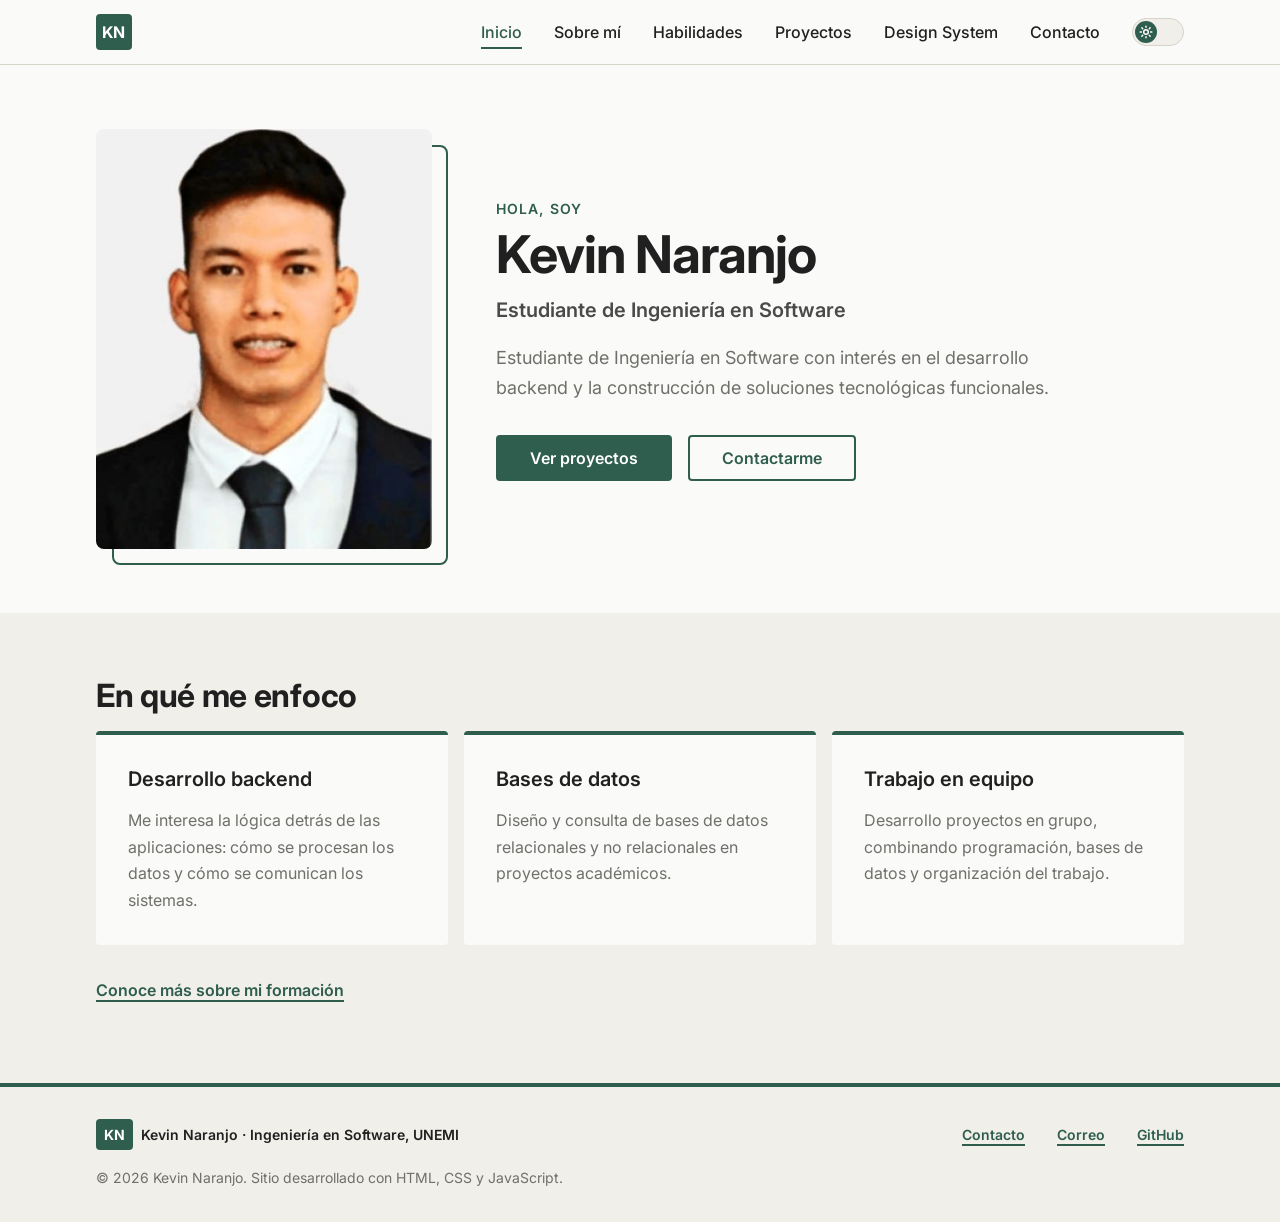
<file: index.html>
<!DOCTYPE html>
<html lang="es">
<head>
  <meta charset="UTF-8">
  <meta name="viewport" content="width=device-width, initial-scale=1">
  <title>Kevin Naranjo | Estudiante de Ingeniería en Software</title>
  <meta name="description" content="Portafolio de Kevin Naranjo, estudiante de Ingeniería en Software en la UNEMI con interés en el desarrollo backend y la construcción de soluciones tecnológicas funcionales.">
  <meta name="author" content="Kevin Naranjo">
  <meta property="og:title" content="Kevin Naranjo | Estudiante de Ingeniería en Software">
  <meta property="og:description" content="Portafolio personal: perfil, habilidades técnicas y proyectos académicos de Kevin Naranjo.">
  <meta property="og:image" content="https://kevinnaran07-sudo.github.io/portafolioWeb/img/og-image.png">
  <meta property="og:type" content="website">
  <meta property="og:locale" content="es_EC">
  <link rel="icon" href="img/favicon.svg" type="image/svg+xml">
  <link rel="preconnect" href="https://fonts.googleapis.com">
  <link rel="preconnect" href="https://fonts.gstatic.com" crossorigin>
  <link rel="stylesheet" href="https://fonts.googleapis.com/css2?family=Inter:wght@400;500;600;700&display=swap">
  <link rel="stylesheet" href="css/variables.css">
  <link rel="stylesheet" href="css/style.css">
  <script src="js/theme-init.js"></script>
  <script src="js/main.js" defer></script>
</head>
<body>
  <a class="skip-link" href="#contenido">Saltar al contenido principal</a>

  <header class="site-header">
    <nav class="navbar container" aria-label="Navegación principal">
      <button class="nav-toggle" type="button" aria-expanded="false" aria-controls="nav-drawer" aria-label="Abrir menú de navegación">
        <span class="nav-toggle__bar"></span>
        <span class="nav-toggle__bar"></span>
        <span class="nav-toggle__bar"></span>
      </button>
      <a class="navbar__logo" href="index.html" aria-label="Kevin Naranjo, ir al inicio">KN</a>
      <ul class="navbar__links" id="nav-drawer">
        <li><a class="nav-link" href="index.html" aria-current="page">Inicio</a></li>
        <li><a class="nav-link" href="sobre-mi.html">Sobre mí</a></li>
        <li><a class="nav-link" href="skills.html">Habilidades</a></li>
        <li><a class="nav-link" href="proyectos.html">Proyectos</a></li>
        <li><a class="nav-link" href="design-system.html">Design System</a></li>
        <li><a class="nav-link" href="contacto.html">Contacto</a></li>
      </ul>
      <button class="theme-switch" type="button" role="switch" aria-checked="false" aria-label="Modo oscuro">
        <span class="theme-switch__track">
          <span class="theme-switch__thumb">
            <svg class="theme-switch__icon theme-switch__icon--sun" viewBox="0 0 24 24" aria-hidden="true" focusable="false"><circle cx="12" cy="12" r="4"/><path d="M12 2v2M12 20v2M4.9 4.9l1.4 1.4M17.7 17.7l1.4 1.4M2 12h2M20 12h2M4.9 19.1l1.4-1.4M17.7 6.3l1.4-1.4"/></svg>
            <svg class="theme-switch__icon theme-switch__icon--moon" viewBox="0 0 24 24" aria-hidden="true" focusable="false"><path d="M21 12.8A9 9 0 1 1 11.2 3a7 7 0 0 0 9.8 9.8z"/></svg>
          </span>
        </span>
      </button>
    </nav>
  </header>
  <div class="nav-overlay" hidden></div>

  <main id="contenido">
    <section class="hero container" aria-labelledby="hero-titulo">
      <figure class="hero__photo">
        <img src="img/perfil.jpg" alt="Fotografía de perfil de Kevin Naranjo con traje oscuro, camisa blanca y corbata" width="413" height="516">
        <figcaption class="visually-hidden">Kevin Naranjo, estudiante de Ingeniería en Software en la UNEMI</figcaption>
      </figure>
      <div class="hero__content">
        <p class="hero__eyebrow">Hola, soy</p>
        <h1 id="hero-titulo">Kevin Naranjo</h1>
        <p class="hero__role">Estudiante de Ingeniería en Software</p>
        <p class="hero__text">
          Estudiante de Ingeniería en Software con interés en el desarrollo backend
          y la construcción de soluciones tecnológicas funcionales.
        </p>
        <div class="button-group">
          <a class="btn btn--primary" href="proyectos.html">Ver proyectos</a>
          <a class="btn btn--secondary" href="contacto.html">Contactarme</a>
        </div>
      </div>
    </section>

    <section class="section section--surface" aria-labelledby="enfoque-titulo">
      <div class="container">
        <h2 id="enfoque-titulo">En qué me enfoco</h2>
        <ul class="focus-list">
          <li class="focus-item">
            <h3>Desarrollo backend</h3>
            <p>Me interesa la lógica detrás de las aplicaciones: cómo se procesan los datos y cómo se comunican los sistemas.</p>
          </li>
          <li class="focus-item">
            <h3>Bases de datos</h3>
            <p>Diseño y consulta de bases de datos relacionales y no relacionales en proyectos académicos.</p>
          </li>
          <li class="focus-item">
            <h3>Trabajo en equipo</h3>
            <p>Desarrollo proyectos en grupo, combinando programación, bases de datos y organización del trabajo.</p>
          </li>
        </ul>
        <p class="section__more">
          <a class="text-link" href="sobre-mi.html">Conoce más sobre mi formación</a>
        </p>
      </div>
    </section>
  </main>

  <footer class="site-footer">
    <div class="container site-footer__inner">
      <p class="site-footer__brand"><span class="site-footer__logo">KN</span> Kevin Naranjo · Ingeniería en Software, UNEMI</p>
      <ul class="site-footer__links">
        <li><a class="text-link" href="contacto.html">Contacto</a></li>
        <li><a class="text-link" href="mailto:kevinnaran07@gmail.com">Correo</a></li>
        <li><a class="text-link" href="https://github.com/kevinnaran07-sudo" target="_blank" rel="noopener">GitHub</a></li>
      </ul>
      <p class="site-footer__copy">© 2026 Kevin Naranjo. Sitio desarrollado con HTML, CSS y JavaScript.</p>
    </div>
  </footer>
</body>
</html>
</file>
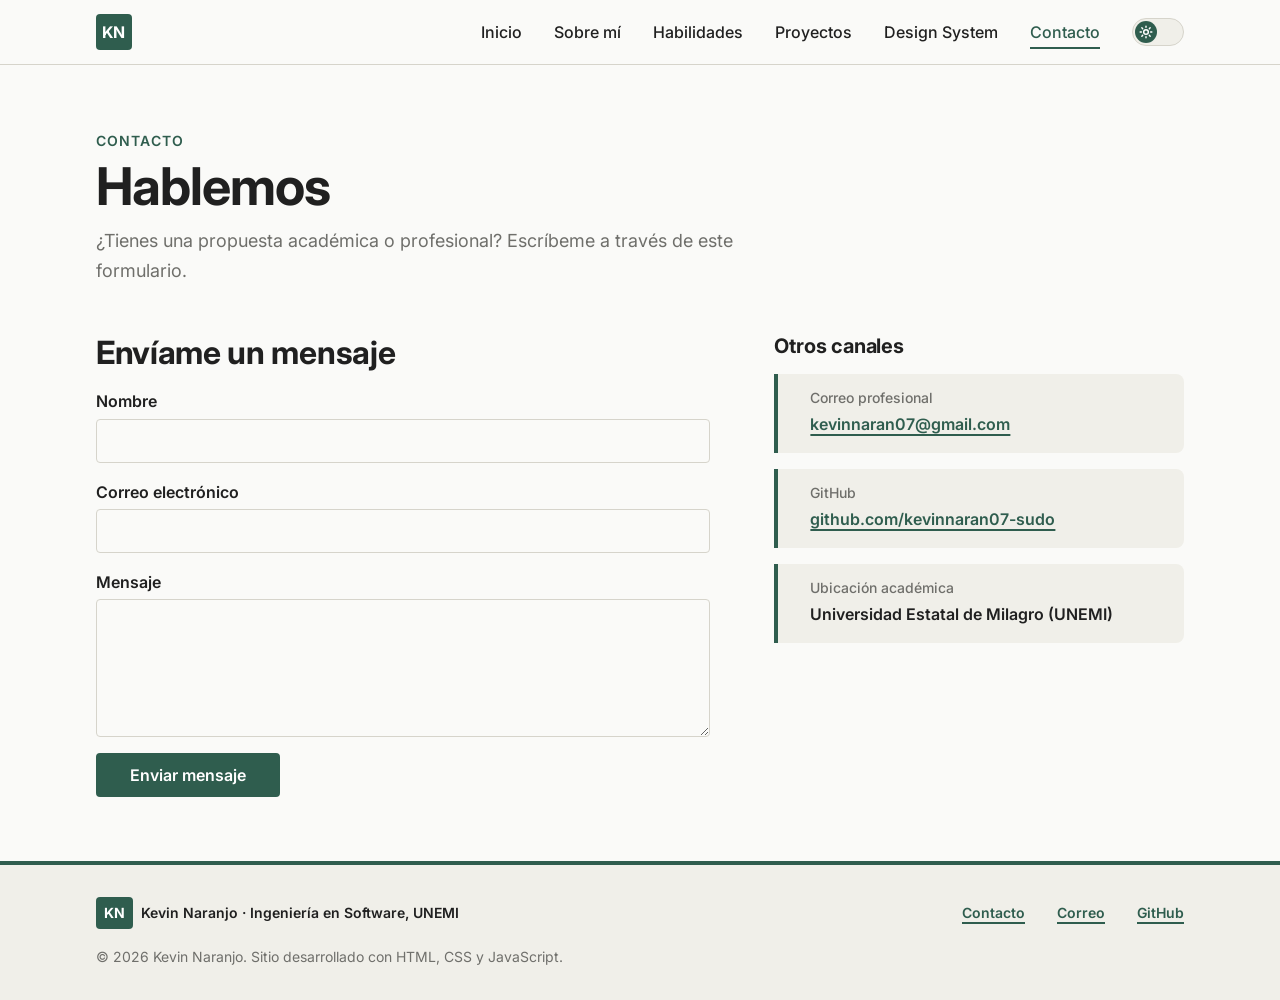
<file: contacto.html>
<!DOCTYPE html>
<html lang="es">
<head>
  <meta charset="UTF-8">
  <meta name="viewport" content="width=device-width, initial-scale=1">
  <title>Contacto | Kevin Naranjo</title>
  <meta name="description" content="Formulario de contacto para comunicarte con Kevin Naranjo, estudiante de Ingeniería en Software en la UNEMI.">
  <meta name="author" content="Kevin Naranjo">
  <meta property="og:title" content="Contacto | Kevin Naranjo">
  <meta property="og:description" content="Formulario de contacto para comunicarte con Kevin Naranjo, estudiante de Ingeniería en Software en la UNEMI.">
  <meta property="og:image" content="https://kevinnaran07-sudo.github.io/portafolioWeb/img/og-image.png">
  <meta property="og:type" content="website">
  <meta property="og:locale" content="es_EC">
  <link rel="icon" href="img/favicon.svg" type="image/svg+xml">
  <link rel="preconnect" href="https://fonts.googleapis.com">
  <link rel="preconnect" href="https://fonts.gstatic.com" crossorigin>
  <link rel="stylesheet" href="https://fonts.googleapis.com/css2?family=Inter:wght@400;500;600;700&display=swap">
  <link rel="stylesheet" href="css/variables.css">
  <link rel="stylesheet" href="css/style.css">
  <script src="js/theme-init.js"></script>
  <script src="js/main.js" defer></script>
</head>
<body>
  <a class="skip-link" href="#contenido">Saltar al contenido principal</a>

  <header class="site-header">
    <nav class="navbar container" aria-label="Navegación principal">
      <button class="nav-toggle" type="button" aria-expanded="false" aria-controls="nav-drawer" aria-label="Abrir menú de navegación">
        <span class="nav-toggle__bar"></span>
        <span class="nav-toggle__bar"></span>
        <span class="nav-toggle__bar"></span>
      </button>
      <a class="navbar__logo" href="index.html" aria-label="Kevin Naranjo, ir al inicio">KN</a>
      <ul class="navbar__links" id="nav-drawer">
        <li><a class="nav-link" href="index.html">Inicio</a></li>
        <li><a class="nav-link" href="sobre-mi.html">Sobre mí</a></li>
        <li><a class="nav-link" href="skills.html">Habilidades</a></li>
        <li><a class="nav-link" href="proyectos.html">Proyectos</a></li>
        <li><a class="nav-link" href="design-system.html">Design System</a></li>
        <li><a class="nav-link" href="contacto.html" aria-current="page">Contacto</a></li>
      </ul>
      <button class="theme-switch" type="button" role="switch" aria-checked="false" aria-label="Modo oscuro">
        <span class="theme-switch__track">
          <span class="theme-switch__thumb">
            <svg class="theme-switch__icon theme-switch__icon--sun" viewBox="0 0 24 24" aria-hidden="true" focusable="false"><circle cx="12" cy="12" r="4"/><path d="M12 2v2M12 20v2M4.9 4.9l1.4 1.4M17.7 17.7l1.4 1.4M2 12h2M20 12h2M4.9 19.1l1.4-1.4M17.7 6.3l1.4-1.4"/></svg>
            <svg class="theme-switch__icon theme-switch__icon--moon" viewBox="0 0 24 24" aria-hidden="true" focusable="false"><path d="M21 12.8A9 9 0 1 1 11.2 3a7 7 0 0 0 9.8 9.8z"/></svg>
          </span>
        </span>
      </button>
    </nav>
  </header>
  <div class="nav-overlay" hidden></div>

  <main id="contenido">
    <header class="page-header container">
      <p class="page-header__eyebrow">Contacto</p>
      <h1>Hablemos</h1>
      <p class="page-header__lead">¿Tienes una propuesta académica o profesional? Escríbeme a través de este formulario.</p>
    </header>

    <div class="container contact">
      <section class="contact__form-wrap" aria-labelledby="form-titulo">
        <h2 id="form-titulo">Envíame un mensaje</h2>
        <form class="contact-form" id="contact-form" novalidate>
          <div class="form-field">
            <label for="nombre">Nombre</label>
            <input class="input" type="text" id="nombre" name="nombre" autocomplete="name" required minlength="3" aria-describedby="nombre-error">
            <p class="field-error" id="nombre-error"></p>
          </div>
          <div class="form-field">
            <label for="correo">Correo electrónico</label>
            <input class="input" type="email" id="correo" name="correo" autocomplete="email" required aria-describedby="correo-error">
            <p class="field-error" id="correo-error"></p>
          </div>
          <div class="form-field">
            <label for="mensaje">Mensaje</label>
            <textarea class="input input--textarea" id="mensaje" name="mensaje" rows="6" required minlength="10" aria-describedby="mensaje-error"></textarea>
            <p class="field-error" id="mensaje-error"></p>
          </div>
          <button class="btn btn--primary" type="submit">Enviar mensaje</button>
          <p class="form-status" id="form-status" role="status" aria-live="polite"></p>
        </form>
      </section>

      <aside class="contact__aside" aria-labelledby="canales-titulo">
        <h2 id="canales-titulo">Otros canales</h2>
        <ul class="contact-list">
          <li class="contact-list__item">
            <h3 class="contact-list__label">Correo profesional</h3>
            <p class="contact-list__value"><a class="text-link" href="mailto:kevinnaran07@gmail.com">kevinnaran07@gmail.com</a></p>
          </li>
          <li class="contact-list__item">
            <h3 class="contact-list__label">GitHub</h3>
            <p class="contact-list__value"><a class="text-link" href="https://github.com/kevinnaran07-sudo" target="_blank" rel="noopener">github.com/kevinnaran07-sudo</a></p>
          </li>
          <li class="contact-list__item">
            <h3 class="contact-list__label">Ubicación académica</h3>
            <p class="contact-list__value">Universidad Estatal de Milagro (UNEMI)</p>
          </li>
        </ul>
      </aside>
    </div>
  </main>

  <footer class="site-footer">
    <div class="container site-footer__inner">
      <p class="site-footer__brand"><span class="site-footer__logo">KN</span> Kevin Naranjo · Ingeniería en Software, UNEMI</p>
      <ul class="site-footer__links">
        <li><a class="text-link" href="contacto.html">Contacto</a></li>
        <li><a class="text-link" href="mailto:kevinnaran07@gmail.com">Correo</a></li>
        <li><a class="text-link" href="https://github.com/kevinnaran07-sudo" target="_blank" rel="noopener">GitHub</a></li>
      </ul>
      <p class="site-footer__copy">© 2026 Kevin Naranjo. Sitio desarrollado con HTML, CSS y JavaScript.</p>
    </div>
  </footer>
</body>
</html>
</file>
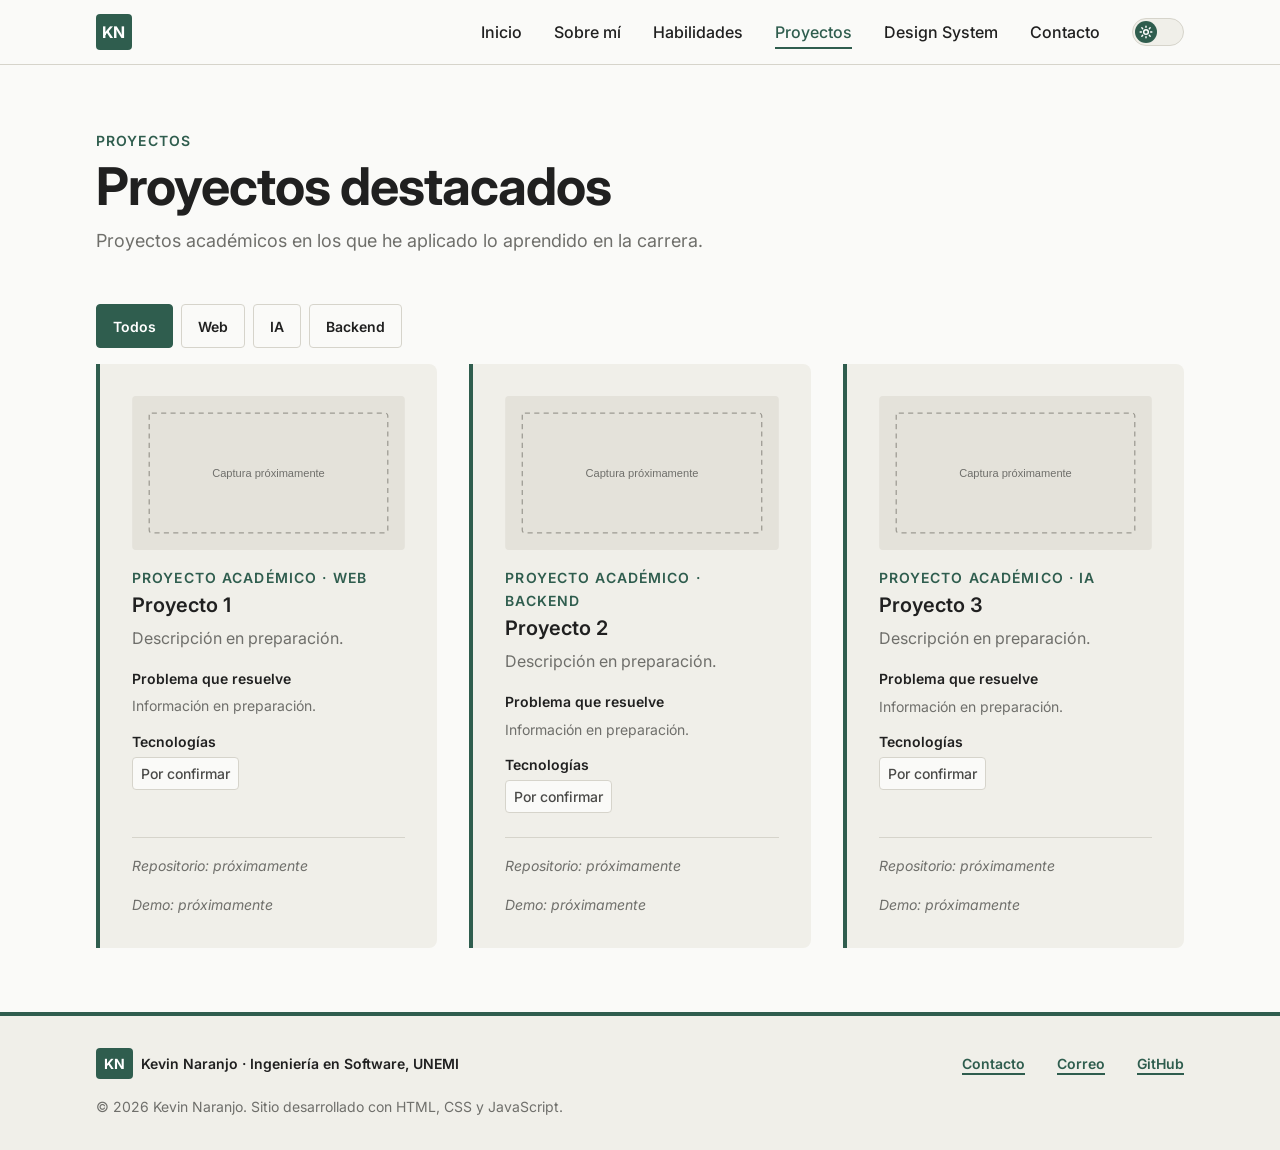
<file: proyectos.html>
<!DOCTYPE html>
<html lang="es">
<head>
  <meta charset="UTF-8">
  <meta name="viewport" content="width=device-width, initial-scale=1">
  <title>Proyectos destacados | Kevin Naranjo</title>
  <meta name="description" content="Proyectos académicos de Kevin Naranjo, estudiante de Ingeniería en Software, con filtro por categoría: web, IA y backend.">
  <meta name="author" content="Kevin Naranjo">
  <meta property="og:title" content="Proyectos destacados | Kevin Naranjo">
  <meta property="og:description" content="Proyectos académicos de Kevin Naranjo, estudiante de Ingeniería en Software, con filtro por categoría: web, IA y backend.">
  <meta property="og:image" content="https://kevinnaran07-sudo.github.io/portafolioWeb/img/og-image.png">
  <meta property="og:type" content="website">
  <meta property="og:locale" content="es_EC">
  <link rel="icon" href="img/favicon.svg" type="image/svg+xml">
  <link rel="preconnect" href="https://fonts.googleapis.com">
  <link rel="preconnect" href="https://fonts.gstatic.com" crossorigin>
  <link rel="stylesheet" href="https://fonts.googleapis.com/css2?family=Inter:wght@400;500;600;700&display=swap">
  <link rel="stylesheet" href="css/variables.css">
  <link rel="stylesheet" href="css/style.css">
  <script src="js/theme-init.js"></script>
  <script src="js/main.js" defer></script>
</head>
<body>
  <a class="skip-link" href="#contenido">Saltar al contenido principal</a>

  <header class="site-header">
    <nav class="navbar container" aria-label="Navegación principal">
      <button class="nav-toggle" type="button" aria-expanded="false" aria-controls="nav-drawer" aria-label="Abrir menú de navegación">
        <span class="nav-toggle__bar"></span>
        <span class="nav-toggle__bar"></span>
        <span class="nav-toggle__bar"></span>
      </button>
      <a class="navbar__logo" href="index.html" aria-label="Kevin Naranjo, ir al inicio">KN</a>
      <ul class="navbar__links" id="nav-drawer">
        <li><a class="nav-link" href="index.html">Inicio</a></li>
        <li><a class="nav-link" href="sobre-mi.html">Sobre mí</a></li>
        <li><a class="nav-link" href="skills.html">Habilidades</a></li>
        <li><a class="nav-link" href="proyectos.html" aria-current="page">Proyectos</a></li>
        <li><a class="nav-link" href="design-system.html">Design System</a></li>
        <li><a class="nav-link" href="contacto.html">Contacto</a></li>
      </ul>
      <button class="theme-switch" type="button" role="switch" aria-checked="false" aria-label="Modo oscuro">
        <span class="theme-switch__track">
          <span class="theme-switch__thumb">
            <svg class="theme-switch__icon theme-switch__icon--sun" viewBox="0 0 24 24" aria-hidden="true" focusable="false"><circle cx="12" cy="12" r="4"/><path d="M12 2v2M12 20v2M4.9 4.9l1.4 1.4M17.7 17.7l1.4 1.4M2 12h2M20 12h2M4.9 19.1l1.4-1.4M17.7 6.3l1.4-1.4"/></svg>
            <svg class="theme-switch__icon theme-switch__icon--moon" viewBox="0 0 24 24" aria-hidden="true" focusable="false"><path d="M21 12.8A9 9 0 1 1 11.2 3a7 7 0 0 0 9.8 9.8z"/></svg>
          </span>
        </span>
      </button>
    </nav>
  </header>
  <div class="nav-overlay" hidden></div>

  <main id="contenido">
    <header class="page-header container">
      <p class="page-header__eyebrow">Proyectos</p>
      <h1>Proyectos destacados</h1>
      <p class="page-header__lead">Proyectos académicos en los que he aplicado lo aprendido en la carrera.</p>
    </header>

    <section class="container" aria-labelledby="lista-proyectos">
      <h2 id="lista-proyectos" class="visually-hidden">Lista de proyectos</h2>

      <div class="filter-bar" role="group" aria-label="Filtrar proyectos por categoría">
        <button class="filter-btn" type="button" data-filter="todos" aria-pressed="true">Todos</button>
        <button class="filter-btn" type="button" data-filter="web" aria-pressed="false">Web</button>
        <button class="filter-btn" type="button" data-filter="ia" aria-pressed="false">IA</button>
        <button class="filter-btn" type="button" data-filter="backend" aria-pressed="false">Backend</button>
      </div>
      <p class="filter-status" role="status" aria-live="polite"></p>

      <!-- Cada proyecto es una card reutilizable. Actualizar data-category con: web, ia o backend. -->
      <ul class="project-grid">
        <li class="project-grid__item" data-category="web">
          <article class="card" aria-labelledby="proyecto-1">
            <figure class="card__media">
              <img src="img/proyecto-placeholder.svg" alt="Espacio reservado para la captura del proyecto 1" width="640" height="360" loading="lazy">
            </figure>
            <p class="card__type">Proyecto académico · Web</p>
            <h3 class="card__title" id="proyecto-1">Proyecto 1</h3>
            <p class="card__text">Descripción en preparación.</p>
            <dl class="card__details">
              <dt>Problema que resuelve</dt>
              <dd>Información en preparación.</dd>
              <dt>Tecnologías</dt>
              <dd>
                <ul class="tag-list">
                  <li class="tag">Por confirmar</li>
                </ul>
              </dd>
            </dl>
            <p class="card__links">
              <span class="card__pending">Repositorio: próximamente</span>
              <span class="card__pending">Demo: próximamente</span>
            </p>
          </article>
        </li>
        <li class="project-grid__item" data-category="backend">
          <article class="card" aria-labelledby="proyecto-2">
            <figure class="card__media">
              <img src="img/proyecto-placeholder.svg" alt="Espacio reservado para la captura del proyecto 2" width="640" height="360" loading="lazy">
            </figure>
            <p class="card__type">Proyecto académico · Backend</p>
            <h3 class="card__title" id="proyecto-2">Proyecto 2</h3>
            <p class="card__text">Descripción en preparación.</p>
            <dl class="card__details">
              <dt>Problema que resuelve</dt>
              <dd>Información en preparación.</dd>
              <dt>Tecnologías</dt>
              <dd>
                <ul class="tag-list">
                  <li class="tag">Por confirmar</li>
                </ul>
              </dd>
            </dl>
            <p class="card__links">
              <span class="card__pending">Repositorio: próximamente</span>
              <span class="card__pending">Demo: próximamente</span>
            </p>
          </article>
        </li>
        <li class="project-grid__item" data-category="ia">
          <article class="card" aria-labelledby="proyecto-3">
            <figure class="card__media">
              <img src="img/proyecto-placeholder.svg" alt="Espacio reservado para la captura del proyecto 3" width="640" height="360" loading="lazy">
            </figure>
            <p class="card__type">Proyecto académico · IA</p>
            <h3 class="card__title" id="proyecto-3">Proyecto 3</h3>
            <p class="card__text">Descripción en preparación.</p>
            <dl class="card__details">
              <dt>Problema que resuelve</dt>
              <dd>Información en preparación.</dd>
              <dt>Tecnologías</dt>
              <dd>
                <ul class="tag-list">
                  <li class="tag">Por confirmar</li>
                </ul>
              </dd>
            </dl>
            <p class="card__links">
              <span class="card__pending">Repositorio: próximamente</span>
              <span class="card__pending">Demo: próximamente</span>
            </p>
          </article>
        </li>
      </ul>
    </section>
  </main>

  <footer class="site-footer">
    <div class="container site-footer__inner">
      <p class="site-footer__brand"><span class="site-footer__logo">KN</span> Kevin Naranjo · Ingeniería en Software, UNEMI</p>
      <ul class="site-footer__links">
        <li><a class="text-link" href="contacto.html">Contacto</a></li>
        <li><a class="text-link" href="mailto:kevinnaran07@gmail.com">Correo</a></li>
        <li><a class="text-link" href="https://github.com/kevinnaran07-sudo" target="_blank" rel="noopener">GitHub</a></li>
      </ul>
      <p class="site-footer__copy">© 2026 Kevin Naranjo. Sitio desarrollado con HTML, CSS y JavaScript.</p>
    </div>
  </footer>
</body>
</html>
</file>
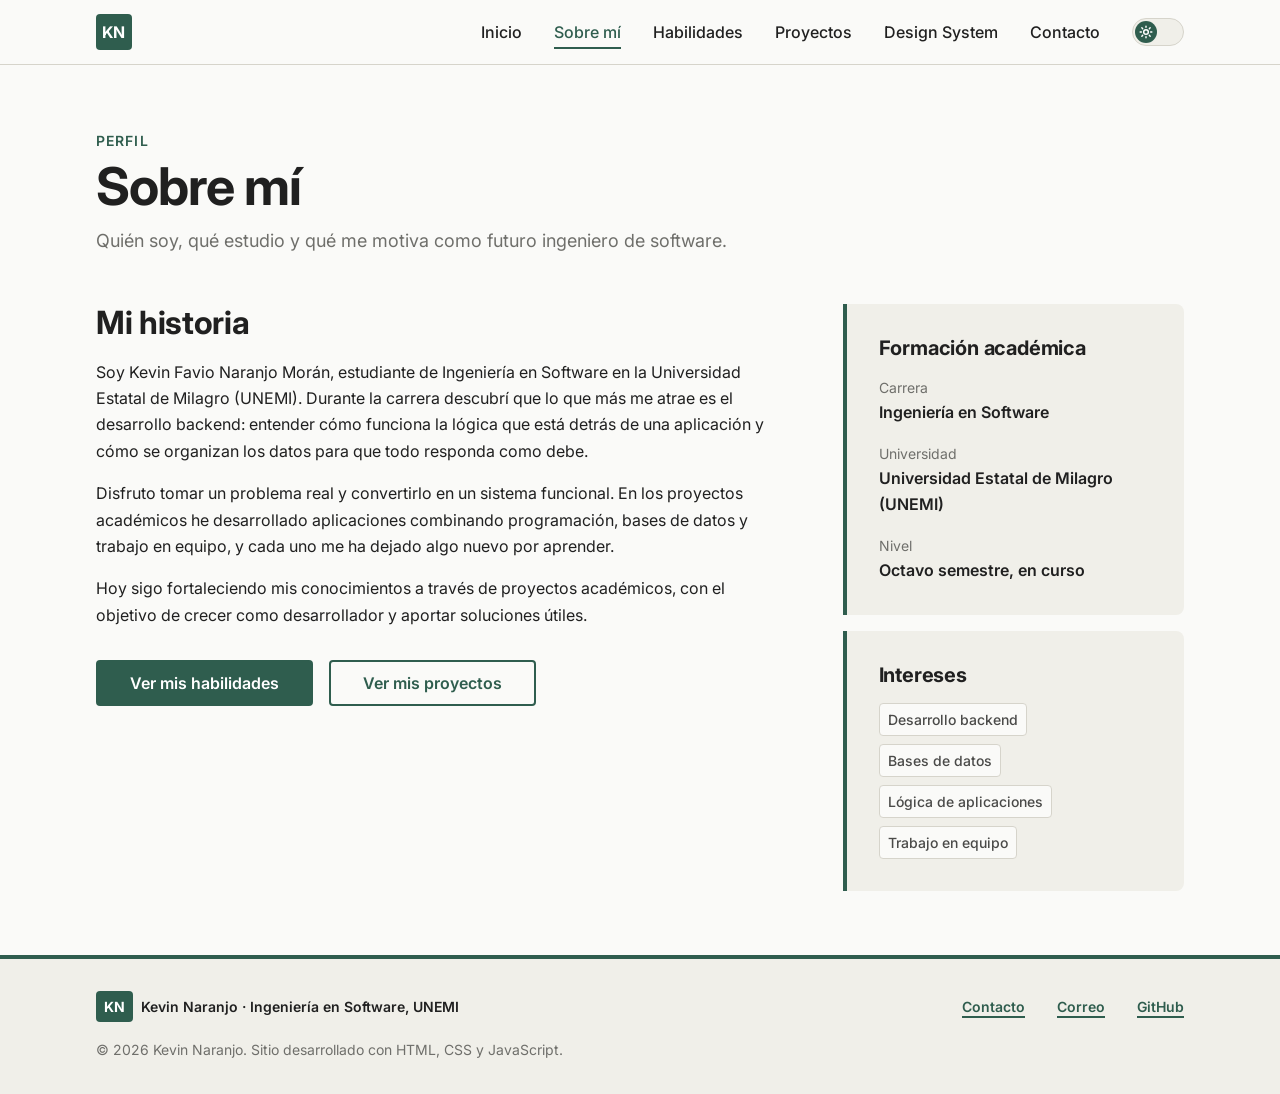
<file: sobre-mi.html>
<!DOCTYPE html>
<html lang="es">
<head>
  <meta charset="UTF-8">
  <meta name="viewport" content="width=device-width, initial-scale=1">
  <title>Sobre mí | Kevin Naranjo</title>
  <meta name="description" content="Conoce a Kevin Naranjo: estudiante de octavo semestre de Ingeniería en Software en la UNEMI, interesado en el desarrollo backend y las bases de datos.">
  <meta name="author" content="Kevin Naranjo">
  <meta property="og:title" content="Sobre mí | Kevin Naranjo">
  <meta property="og:description" content="Conoce a Kevin Naranjo: estudiante de octavo semestre de Ingeniería en Software en la UNEMI, interesado en el desarrollo backend y las bases de datos.">
  <meta property="og:image" content="https://kevinnaran07-sudo.github.io/portafolioWeb/img/og-image.png">
  <meta property="og:type" content="website">
  <meta property="og:locale" content="es_EC">
  <link rel="icon" href="img/favicon.svg" type="image/svg+xml">
  <link rel="preconnect" href="https://fonts.googleapis.com">
  <link rel="preconnect" href="https://fonts.gstatic.com" crossorigin>
  <link rel="stylesheet" href="https://fonts.googleapis.com/css2?family=Inter:wght@400;500;600;700&display=swap">
  <link rel="stylesheet" href="css/variables.css">
  <link rel="stylesheet" href="css/style.css">
  <script src="js/theme-init.js"></script>
  <script src="js/main.js" defer></script>
</head>
<body>
  <a class="skip-link" href="#contenido">Saltar al contenido principal</a>

  <header class="site-header">
    <nav class="navbar container" aria-label="Navegación principal">
      <button class="nav-toggle" type="button" aria-expanded="false" aria-controls="nav-drawer" aria-label="Abrir menú de navegación">
        <span class="nav-toggle__bar"></span>
        <span class="nav-toggle__bar"></span>
        <span class="nav-toggle__bar"></span>
      </button>
      <a class="navbar__logo" href="index.html" aria-label="Kevin Naranjo, ir al inicio">KN</a>
      <ul class="navbar__links" id="nav-drawer">
        <li><a class="nav-link" href="index.html">Inicio</a></li>
        <li><a class="nav-link" href="sobre-mi.html" aria-current="page">Sobre mí</a></li>
        <li><a class="nav-link" href="skills.html">Habilidades</a></li>
        <li><a class="nav-link" href="proyectos.html">Proyectos</a></li>
        <li><a class="nav-link" href="design-system.html">Design System</a></li>
        <li><a class="nav-link" href="contacto.html">Contacto</a></li>
      </ul>
      <button class="theme-switch" type="button" role="switch" aria-checked="false" aria-label="Modo oscuro">
        <span class="theme-switch__track">
          <span class="theme-switch__thumb">
            <svg class="theme-switch__icon theme-switch__icon--sun" viewBox="0 0 24 24" aria-hidden="true" focusable="false"><circle cx="12" cy="12" r="4"/><path d="M12 2v2M12 20v2M4.9 4.9l1.4 1.4M17.7 17.7l1.4 1.4M2 12h2M20 12h2M4.9 19.1l1.4-1.4M17.7 6.3l1.4-1.4"/></svg>
            <svg class="theme-switch__icon theme-switch__icon--moon" viewBox="0 0 24 24" aria-hidden="true" focusable="false"><path d="M21 12.8A9 9 0 1 1 11.2 3a7 7 0 0 0 9.8 9.8z"/></svg>
          </span>
        </span>
      </button>
    </nav>
  </header>
  <div class="nav-overlay" hidden></div>

  <main id="contenido">
    <header class="page-header container">
      <p class="page-header__eyebrow">Perfil</p>
      <h1>Sobre mí</h1>
      <p class="page-header__lead">Quién soy, qué estudio y qué me motiva como futuro ingeniero de software.</p>
    </header>

    <div class="container about">
      <article class="about__story">
        <h2>Mi historia</h2>
        <p>
          Soy Kevin Favio Naranjo Morán, estudiante de Ingeniería en Software en la
          Universidad Estatal de Milagro (UNEMI). Durante la carrera descubrí que lo
          que más me atrae es el desarrollo backend: entender cómo funciona la lógica
          que está detrás de una aplicación y cómo se organizan los datos para que
          todo responda como debe.
        </p>
        <p>
          Disfruto tomar un problema real y convertirlo en un sistema funcional. En los
          proyectos académicos he desarrollado aplicaciones combinando programación,
          bases de datos y trabajo en equipo, y cada uno me ha dejado algo nuevo por
          aprender.
        </p>
        <p>
          Hoy sigo fortaleciendo mis conocimientos a través de proyectos académicos,
          con el objetivo de crecer como desarrollador y aportar soluciones útiles.
        </p>
        <div class="button-group">
          <a class="btn btn--primary" href="skills.html">Ver mis habilidades</a>
          <a class="btn btn--secondary" href="proyectos.html">Ver mis proyectos</a>
        </div>
      </article>

      <aside class="about__aside" aria-labelledby="formacion-titulo">
        <section class="info-block">
          <h2 id="formacion-titulo">Formación académica</h2>
          <dl class="info-list">
            <div class="info-list__row">
              <dt>Carrera</dt>
              <dd>Ingeniería en Software</dd>
            </div>
            <div class="info-list__row">
              <dt>Universidad</dt>
              <dd>Universidad Estatal de Milagro (UNEMI)</dd>
            </div>
            <div class="info-list__row">
              <dt>Nivel</dt>
              <dd>Octavo semestre, en curso</dd>
            </div>
          </dl>
        </section>
        <section class="info-block">
          <h2>Intereses</h2>
          <ul class="tag-list">
            <li class="tag">Desarrollo backend</li>
            <li class="tag">Bases de datos</li>
            <li class="tag">Lógica de aplicaciones</li>
            <li class="tag">Trabajo en equipo</li>
          </ul>
        </section>
      </aside>
    </div>
  </main>

  <footer class="site-footer">
    <div class="container site-footer__inner">
      <p class="site-footer__brand"><span class="site-footer__logo">KN</span> Kevin Naranjo · Ingeniería en Software, UNEMI</p>
      <ul class="site-footer__links">
        <li><a class="text-link" href="contacto.html">Contacto</a></li>
        <li><a class="text-link" href="mailto:kevinnaran07@gmail.com">Correo</a></li>
        <li><a class="text-link" href="https://github.com/kevinnaran07-sudo" target="_blank" rel="noopener">GitHub</a></li>
      </ul>
      <p class="site-footer__copy">© 2026 Kevin Naranjo. Sitio desarrollado con HTML, CSS y JavaScript.</p>
    </div>
  </footer>
</body>
</html>
</file>
<file: css/variables.css>
/* ==========================================================================
   Variables del sistema visual — Portafolio Kevin Naranjo
   Todas las decisiones de diseño se definen aquí y se reutilizan en style.css
   ========================================================================== */

:root {
  /* Colores */
  --color-primary: #2f5d4e;          /* verde bosque: acento principal */
  --color-primary-hover: #24473c;
  --color-on-primary: #ffffff;       /* texto sobre el color primario */
  --color-secondary: #4a4a48;        /* gris piedra */
  --color-background: #fafaf8;
  --color-surface: #f0efe9;          /* tono cálido para superficies */
  --color-text: #202020;
  --color-text-muted: #6f6f6b;
  --color-border: #d6d4cb;
  --color-success: #2e7d32;
  --color-error: #b3261e;
  --color-overlay: rgb(0 0 0 / 0.45);

  /* Tipografía */
  --font-primary: 'Inter', 'Segoe UI', Arial, sans-serif;
  --font-mono: Consolas, 'Courier New', monospace;
  --font-size-sm: 0.875rem;
  --font-size-base: 1rem;
  --font-size-lg: 1.125rem;
  --font-size-h3: 1.25rem;
  --font-size-h2: clamp(1.5rem, 1.25rem + 1vw, 2rem);
  --font-size-h1: clamp(2.125rem, 1.6rem + 2.2vw, 3.25rem);
  --font-weight-regular: 400;
  --font-weight-medium: 500;
  --font-weight-semibold: 600;
  --font-weight-bold: 700;
  --line-height-base: 1.65;
  --line-height-tight: 1.2;

  /* Espaciado */
  --space-xs: 0.25rem;
  --space-sm: 0.5rem;
  --space-md: 1rem;
  --space-lg: 2rem;
  --space-xl: 4rem;

  /* Bordes */
  --border-width: 1px;
  --border-width-strong: 2px;
  --border-accent: 4px;
  --radius-sm: 0.25rem;              /* bordes rectos */
  --radius-md: 0.5rem;
  --radius-pill: 999px;              /* solo para el switch de tema */

  /* Sombras */
  --shadow-card: 0 2px 8px rgb(0 0 0 / 0.12);
  --shadow-card-hover: 0 10px 20px rgb(0 0 0 / 0.14);
  --shadow-drawer: 4px 0 16px rgb(0 0 0 / 0.18);

  /* Tamaños */
  --container-max: 72rem;
  --header-height: 4rem;
  --drawer-width: min(18rem, 82vw);
  --photo-width: clamp(13rem, 32vw, 21rem);
  --control-height: 2.75rem;
  --switch-width: 3.25rem;
  --switch-height: 1.75rem;
  --icon-size: 2.25rem;
  --lift: -4px;                      /* elevación de las cards en hover */

  /* Movimiento */
  --transition-fast: 150ms ease;
  --transition-base: 250ms ease;
}

/* Modo oscuro: mismas variables, otros valores */
[data-theme="dark"] {
  --color-primary: #6fae96;          /* verde bosque aclarado */
  --color-primary-hover: #8cc4ae;
  --color-on-primary: #10201a;
  --color-secondary: #b9b8b2;
  --color-background: #141414;
  --color-surface: #1f1f1d;
  --color-text: #ecebe6;
  --color-text-muted: #a3a29c;
  --color-border: #34342f;
  --color-success: #6cc070;
  --color-error: #f28b82;
  --color-overlay: rgb(0 0 0 / 0.6);

  --shadow-card: 0 2px 8px rgb(0 0 0 / 0.5);
  --shadow-card-hover: 0 10px 20px rgb(0 0 0 / 0.55);
  --shadow-drawer: 4px 0 16px rgb(0 0 0 / 0.6);

  color-scheme: dark;
}
</file>
<file: css/style.css>
/* ==========================================================================
   Estilos del portafolio — Kevin Naranjo
   Enfoque mobile-first. Los valores provienen de variables.css.
   Índice:
     1. Base
     2. Utilidades y layout
     3. Tipografía
     4. Header, navbar y drawer
     5. Switch de tema
     6. Botones y filtros
     7. Inicio (hero)
     8. Encabezado de página y Sobre mí
     9. Habilidades y badges
    10. Proyectos (cards)
    11. Formulario y contacto
    12. Design System
    13. Footer
    14. Media queries
   ========================================================================== */

/* 1. Base
   ========================================================================== */
*,
*::before,
*::after {
  box-sizing: border-box;
}

html {
  scroll-behavior: smooth;
  scroll-padding-top: calc(var(--header-height) + var(--space-md));
}

body {
  margin: 0;
  min-height: 100vh;
  display: flex;
  flex-direction: column;
  background-color: var(--color-background);
  color: var(--color-text);
  font-family: var(--font-primary);
  font-size: var(--font-size-base);
  line-height: var(--line-height-base);
  transition: background-color var(--transition-base), color var(--transition-base);
}

body.no-scroll {
  overflow: hidden;
}

main {
  flex: 1;
}

img,
svg {
  display: block;
  max-width: 100%;
}

img {
  height: auto;
}

ul {
  margin: 0;
  padding: 0;
  list-style: none;
}

figure,
dl,
dd {
  margin: 0;
}

code {
  font-family: var(--font-mono);
  font-size: var(--font-size-sm);
}

:focus-visible {
  outline: var(--border-width-strong) solid var(--color-primary);
  outline-offset: var(--border-width-strong);
}

/* 2. Utilidades y layout
   ========================================================================== */
.container {
  width: 100%;
  max-width: var(--container-max);
  margin-inline: auto;
  padding-inline: var(--space-md);
}

.section {
  padding-block: var(--space-xl);
}

.section--surface {
  background-color: var(--color-surface);
}

.section__more {
  margin-top: var(--space-lg);
}

.visually-hidden {
  position: absolute;
  width: 1px;
  height: 1px;
  padding: 0;
  margin: -1px;
  overflow: hidden;
  clip: rect(0 0 0 0);
  white-space: nowrap;
  border: 0;
}

.skip-link {
  position: absolute;
  top: var(--space-sm);
  left: var(--space-sm);
  z-index: 100;
  padding: var(--space-sm) var(--space-md);
  background-color: var(--color-primary);
  color: var(--color-on-primary);
  border-radius: var(--radius-sm);
  transform: translateY(-200%);
}

.skip-link:focus {
  transform: none;
}

.text-muted {
  color: var(--color-text-muted);
}

/* 3. Tipografía
   ========================================================================== */
h1,
h2,
h3,
.h1,
.h2,
.h3 {
  margin: 0 0 var(--space-md);
  line-height: var(--line-height-tight);
  font-weight: var(--font-weight-bold);
  color: var(--color-text);
}

h1,
.h1 {
  font-size: var(--font-size-h1);
  letter-spacing: -0.02em;
}

h2,
.h2 {
  font-size: var(--font-size-h2);
  letter-spacing: -0.01em;
}

h3,
.h3 {
  font-size: var(--font-size-h3);
  font-weight: var(--font-weight-semibold);
}

p {
  margin: 0 0 var(--space-md);
}

.text-link {
  color: var(--color-primary);
  font-weight: var(--font-weight-semibold);
  text-decoration: underline;
  text-decoration-thickness: var(--border-width-strong);
  text-underline-offset: var(--space-xs);
  transition: color var(--transition-fast);
}

.text-link:hover {
  color: var(--color-primary-hover);
}

/* 4. Header, navbar y drawer
   ========================================================================== */
.site-header {
  position: sticky;
  top: 0;
  z-index: 40;
  background-color: var(--color-background);
  border-bottom: var(--border-width) solid var(--color-border);
  transition: background-color var(--transition-base);
}

.navbar {
  display: flex;
  align-items: center;
  gap: var(--space-md);
  min-height: var(--header-height);
}

.navbar__logo {
  display: inline-flex;
  align-items: center;
  justify-content: center;
  width: var(--icon-size);
  height: var(--icon-size);
  background-color: var(--color-primary);
  color: var(--color-on-primary);
  border-radius: var(--radius-sm);
  font-weight: var(--font-weight-bold);
  letter-spacing: 0.02em;
  text-decoration: none;
}

.nav-link {
  position: relative;
  display: inline-block;
  padding-block: var(--space-xs);
  color: var(--color-text);
  font-weight: var(--font-weight-medium);
  text-decoration: none;
}

/* Subrayado animado: crece de izquierda a derecha */
.nav-link::after {
  content: "";
  position: absolute;
  left: 0;
  bottom: 0;
  width: 100%;
  height: var(--border-width-strong);
  background-color: var(--color-primary);
  transform: scaleX(0);
  transform-origin: left;
  transition: transform var(--transition-base);
}

.nav-link:hover::after,
.nav-link:focus-visible::after,
.nav-link[aria-current="page"]::after {
  transform: scaleX(1);
}

.nav-link[aria-current="page"] {
  color: var(--color-primary);
}

/* Botón del menú móvil (a la izquierda) */
.nav-toggle {
  display: inline-flex;
  flex-direction: column;
  justify-content: center;
  gap: var(--space-xs);
  width: var(--control-height);
  height: var(--control-height);
  padding: var(--space-sm);
  background: transparent;
  border: var(--border-width) solid var(--color-border);
  border-radius: var(--radius-sm);
  cursor: pointer;
}

.nav-toggle__bar {
  display: block;
  width: 100%;
  height: var(--border-width-strong);
  background-color: var(--color-text);
  transition: transform var(--transition-base), opacity var(--transition-fast);
}

.nav-toggle[aria-expanded="true"] .nav-toggle__bar:nth-child(1) {
  transform: translateY(calc(var(--space-xs) + var(--border-width-strong))) rotate(45deg);
}

.nav-toggle[aria-expanded="true"] .nav-toggle__bar:nth-child(2) {
  opacity: 0;
}

.nav-toggle[aria-expanded="true"] .nav-toggle__bar:nth-child(3) {
  transform: translateY(calc(-1 * (var(--space-xs) + var(--border-width-strong)))) rotate(-45deg);
}

/* Drawer lateral (móvil y tablet) */
.navbar__links {
  position: fixed;
  top: var(--header-height);
  bottom: 0;
  left: 0;
  width: var(--drawer-width);
  display: flex;
  flex-direction: column;
  gap: var(--space-md);
  padding: var(--space-lg);
  background-color: var(--color-surface);
  border-right: var(--border-accent) solid var(--color-primary);
  box-shadow: var(--shadow-drawer);
  overflow-y: auto;
  transform: translateX(-100%);
  visibility: hidden;
  transition: transform var(--transition-base), visibility var(--transition-base);
}

.navbar__links.is-open {
  transform: translateX(0);
  visibility: visible;
}

.navbar__links .nav-link {
  font-size: var(--font-size-lg);
}

.nav-overlay {
  position: fixed;
  inset: var(--header-height) 0 0 0;
  z-index: 35;
  background-color: var(--color-overlay);
}

.nav-overlay[hidden] {
  display: none;
}

/* 5. Switch de tema
   ========================================================================== */
.theme-switch {
  margin-left: auto;
  padding: 0;
  background: transparent;
  border: 0;
  border-radius: var(--radius-pill);
  cursor: pointer;
}

.theme-switch__track {
  position: relative;
  display: block;
  width: var(--switch-width);
  height: var(--switch-height);
  background-color: var(--color-surface);
  border: var(--border-width) solid var(--color-border);
  border-radius: var(--radius-pill);
  transition: background-color var(--transition-base);
}

.theme-switch__thumb {
  position: absolute;
  top: var(--border-width-strong);
  left: var(--border-width-strong);
  display: grid;
  place-items: center;
  width: calc(var(--switch-height) - 3 * var(--border-width-strong));
  height: calc(var(--switch-height) - 3 * var(--border-width-strong));
  background-color: var(--color-primary);
  color: var(--color-on-primary);
  border-radius: 50%;
  transition: transform var(--transition-base);
}

.theme-switch[aria-checked="true"] .theme-switch__thumb {
  transform: translateX(calc(var(--switch-width) - var(--switch-height)));
}

.theme-switch__icon {
  width: var(--font-size-sm);
  height: var(--font-size-sm);
  fill: none;
  stroke: currentColor;
  stroke-width: 2.5;
  stroke-linecap: round;
  stroke-linejoin: round;
}

.theme-switch__icon--moon,
.theme-switch[aria-checked="true"] .theme-switch__icon--sun {
  display: none;
}

.theme-switch[aria-checked="true"] .theme-switch__icon--moon {
  display: block;
}

/* 6. Botones y filtros
   ========================================================================== */
.button-group {
  display: flex;
  flex-wrap: wrap;
  gap: var(--space-md);
}

.btn {
  display: inline-flex;
  align-items: center;
  justify-content: center;
  min-height: var(--control-height);
  padding: var(--space-sm) var(--space-lg);
  font-family: inherit;
  font-size: var(--font-size-base);
  font-weight: var(--font-weight-semibold);
  text-decoration: none;
  border: var(--border-width-strong) solid transparent;
  border-radius: var(--radius-sm);
  cursor: pointer;
  transition: background-color var(--transition-fast), color var(--transition-fast), border-color var(--transition-fast);
}

.btn--primary {
  background-color: var(--color-primary);
  border-color: var(--color-primary);
  color: var(--color-on-primary);
}

.btn--primary:hover {
  background-color: var(--color-primary-hover);
  border-color: var(--color-primary-hover);
}

.btn--secondary {
  background-color: transparent;
  border-color: var(--color-primary);
  color: var(--color-primary);
}

.btn--secondary:hover {
  background-color: var(--color-primary);
  color: var(--color-on-primary);
}

.filter-bar {
  display: flex;
  flex-wrap: wrap;
  gap: var(--space-sm);
  margin-bottom: var(--space-md);
}

.filter-btn {
  min-height: var(--control-height);
  padding: var(--space-xs) var(--space-md);
  font-family: inherit;
  font-size: var(--font-size-sm);
  font-weight: var(--font-weight-semibold);
  background-color: transparent;
  color: var(--color-text);
  border: var(--border-width) solid var(--color-border);
  border-radius: var(--radius-sm);
  cursor: pointer;
  transition: background-color var(--transition-fast), color var(--transition-fast), border-color var(--transition-fast);
}

.filter-btn:hover:not(:disabled) {
  border-color: var(--color-primary);
  color: var(--color-primary);
}

.filter-btn[aria-pressed="true"],
.filter-btn[aria-pressed="true"]:hover {
  background-color: var(--color-primary);
  border-color: var(--color-primary);
  color: var(--color-on-primary);
}

.filter-btn:disabled {
  cursor: default;
}

.filter-status {
  min-height: var(--line-height-base);
  color: var(--color-text-muted);
  font-size: var(--font-size-sm);
}

/* 7. Inicio (hero)
   ========================================================================== */
.hero {
  display: grid;
  gap: var(--space-lg);
  align-items: center;
  padding-block: var(--space-xl);
}

.hero__photo {
  position: relative;
  width: var(--photo-width);
  margin-inline: auto;
}

/* Marco desplazado detrás de la foto */
.hero__photo::before {
  content: "";
  position: absolute;
  inset: 0;
  border: var(--border-width-strong) solid var(--color-primary);
  border-radius: var(--radius-md);
  transform: translate(var(--space-md), var(--space-md));
}

.hero__photo img {
  position: relative;
  width: 100%;
  aspect-ratio: 4 / 5;
  object-fit: cover;
  border-radius: var(--radius-md);
}

.hero__eyebrow,
.page-header__eyebrow,
.card__type {
  margin-bottom: var(--space-xs);
  color: var(--color-primary);
  font-size: var(--font-size-sm);
  font-weight: var(--font-weight-semibold);
  letter-spacing: 0.08em;
  text-transform: uppercase;
}

.hero__content h1 {
  margin-bottom: var(--space-sm);
}

.hero__role {
  color: var(--color-secondary);
  font-size: var(--font-size-h3);
  font-weight: var(--font-weight-semibold);
}

.hero__text {
  max-width: 38rem;
  color: var(--color-text-muted);
  font-size: var(--font-size-lg);
  margin-bottom: var(--space-lg);
}

.focus-list {
  display: grid;
  gap: var(--space-md);
}

.focus-item {
  padding: var(--space-lg);
  background-color: var(--color-background);
  border-top: var(--border-accent) solid var(--color-primary);
  border-radius: var(--radius-sm);
}

.focus-item p {
  margin: 0;
  color: var(--color-text-muted);
}

/* 8. Encabezado de página y Sobre mí
   ========================================================================== */
.page-header {
  padding-block: var(--space-xl) var(--space-lg);
}

.page-header h1 {
  margin-bottom: var(--space-sm);
}

.page-header__lead {
  max-width: 44rem;
  color: var(--color-text-muted);
  font-size: var(--font-size-lg);
}

.about {
  display: grid;
  gap: var(--space-lg);
  padding-bottom: var(--space-xl);
}

.about__story p {
  max-width: 42rem;
}

.about__story .button-group {
  margin-top: var(--space-lg);
}

.about__aside {
  display: grid;
  gap: var(--space-md);
  align-content: start;
}

.info-block {
  padding: var(--space-lg);
  background-color: var(--color-surface);
  border-left: var(--border-accent) solid var(--color-primary);
  border-radius: 0 var(--radius-md) var(--radius-md) 0;
}

.info-block h2 {
  font-size: var(--font-size-h3);
}

.info-list {
  display: grid;
  gap: var(--space-md);
}

.info-list dt {
  color: var(--color-text-muted);
  font-size: var(--font-size-sm);
}

.info-list dd {
  font-weight: var(--font-weight-semibold);
}

.tag-list {
  display: flex;
  flex-wrap: wrap;
  gap: var(--space-sm);
}

.tag {
  display: inline-block;
  padding: var(--space-xs) var(--space-sm);
  background-color: var(--color-background);
  color: var(--color-secondary);
  border: var(--border-width) solid var(--color-border);
  border-radius: var(--radius-sm);
  font-size: var(--font-size-sm);
  font-weight: var(--font-weight-medium);
}

.tag--link {
  text-decoration: none;
  transition: border-color var(--transition-fast), color var(--transition-fast);
}

.tag--link:hover {
  border-color: var(--color-primary);
  color: var(--color-primary);
}

/* 9. Habilidades y badges
   ========================================================================== */
.skill-legend {
  margin-bottom: var(--space-lg);
  padding: var(--space-md) var(--space-lg);
  background-color: var(--color-surface);
  border-radius: var(--radius-md);
}

.skill-legend__title {
  font-size: var(--font-size-base);
  margin-bottom: var(--space-sm);
}

.skill-legend__list {
  display: grid;
  gap: var(--space-sm);
  color: var(--color-text-muted);
  font-size: var(--font-size-sm);
}

.skill-legend__list .badge {
  margin-right: var(--space-sm);
}

.skill-category {
  padding-bottom: var(--space-lg);
}

.skill-category h2 {
  padding-bottom: var(--space-sm);
  border-bottom: var(--border-width) solid var(--color-border);
}

.skill-list {
  display: grid;
  grid-template-columns: repeat(auto-fill, minmax(min(16rem, 100%), 1fr));
  gap: var(--space-md);
}

.skill {
  display: flex;
  align-items: flex-start;
  gap: var(--space-md);
  padding: var(--space-md);
  background-color: var(--color-surface);
  border: var(--border-width) solid var(--color-border);
  border-radius: var(--radius-md);
}

.skill__icon {
  flex: none;
  width: var(--icon-size);
  font-size: var(--icon-size);
  line-height: 1;
  color: var(--color-primary);
}

.skill__icon--svg {
  height: var(--icon-size);
  fill: none;
  stroke: currentColor;
  stroke-width: 2;
  stroke-linecap: round;
  stroke-linejoin: round;
}

.skill__name {
  margin-bottom: var(--space-xs);
  font-size: var(--font-size-base);
  font-weight: var(--font-weight-semibold);
}

.skill__desc {
  margin: var(--space-sm) 0 0;
  color: var(--color-text-muted);
  font-size: var(--font-size-sm);
}

.badge {
  display: inline-block;
  padding: 0 var(--space-sm);
  border: var(--border-width) solid transparent;
  border-radius: var(--radius-sm);
  font-size: var(--font-size-sm);
  font-weight: var(--font-weight-semibold);
  white-space: nowrap;
}

.badge--academic {
  background-color: var(--color-primary);
  color: var(--color-on-primary);
}

.badge--known {
  border-color: var(--color-primary);
  color: var(--color-primary);
}

.badge--learning {
  border-style: dashed;
  border-color: var(--color-text-muted);
  color: var(--color-text-muted);
}

/* 10. Proyectos (cards)
   ========================================================================== */
.project-grid {
  display: grid;
  grid-template-columns: repeat(auto-fill, minmax(min(19rem, 100%), 1fr));
  gap: var(--space-lg);
  padding-bottom: var(--space-xl);
}

.project-grid__item[hidden] {
  display: none;
}

.card {
  display: flex;
  flex-direction: column;
  height: 100%;
  padding: var(--space-lg);
  background-color: var(--color-surface);
  border-left: var(--border-accent) solid var(--color-primary);
  border-radius: 0 var(--radius-md) var(--radius-md) 0;
  transition: transform var(--transition-base), box-shadow var(--transition-base);
}

.card:hover,
.card:focus-within {
  transform: translateY(var(--lift));
  box-shadow: var(--shadow-card-hover);
}

.card__media {
  margin-bottom: var(--space-md);
}

.card__media img {
  width: 100%;
  aspect-ratio: 16 / 9;
  object-fit: cover;
  border-radius: var(--radius-sm);
}

.card__title {
  margin-bottom: var(--space-sm);
  font-size: var(--font-size-h3);
  font-weight: var(--font-weight-semibold);
  line-height: var(--line-height-tight);
}

.card__text {
  color: var(--color-text-muted);
}

.card__details {
  display: grid;
  gap: var(--space-xs);
  margin-bottom: var(--space-md);
}

.card__details dt {
  font-size: var(--font-size-sm);
  font-weight: var(--font-weight-semibold);
}

.card__details dd {
  margin-bottom: var(--space-sm);
  color: var(--color-text-muted);
  font-size: var(--font-size-sm);
}

.card__links {
  display: flex;
  flex-wrap: wrap;
  gap: var(--space-md);
  margin: auto 0 0;
  padding-top: var(--space-md);
  border-top: var(--border-width) solid var(--color-border);
  font-size: var(--font-size-sm);
}

.card__pending {
  color: var(--color-text-muted);
  font-style: italic;
}

/* 11. Formulario y contacto
   ========================================================================== */
.contact {
  display: grid;
  gap: var(--space-xl);
  padding-bottom: var(--space-xl);
}

.contact-form {
  display: grid;
  gap: var(--space-md);
  max-width: 40rem;
}

.contact-form .btn {
  justify-self: start;
}

.form-field {
  display: grid;
  gap: var(--space-xs);
}

.form-field label {
  font-weight: var(--font-weight-semibold);
}

.input {
  width: 100%;
  min-height: var(--control-height);
  padding: var(--space-sm) var(--space-md);
  font-family: inherit;
  font-size: var(--font-size-base);
  background-color: var(--color-background);
  color: var(--color-text);
  border: var(--border-width) solid var(--color-border);
  border-radius: var(--radius-sm);
  transition: border-color var(--transition-fast);
}

.input:hover {
  border-color: var(--color-secondary);
}

.input:focus-visible {
  border-color: var(--color-primary);
}

.input--textarea {
  resize: vertical;
}

.input[aria-invalid="true"] {
  border-color: var(--color-error);
}

.field-error {
  margin: 0;
  color: var(--color-error);
  font-size: var(--font-size-sm);
}

.field-error:empty {
  display: none;
}

.form-status {
  margin: 0;
  font-weight: var(--font-weight-semibold);
}

.form-status:empty {
  display: none;
}

.form-status--success {
  padding: var(--space-sm) var(--space-md);
  color: var(--color-success);
  border-left: var(--border-accent) solid var(--color-success);
  background-color: var(--color-surface);
}

.form-status--error {
  color: var(--color-error);
}

.contact__aside h2 {
  font-size: var(--font-size-h3);
}

.contact-list {
  display: grid;
  gap: var(--space-md);
}

.contact-list__item {
  padding: var(--space-md) var(--space-lg);
  background-color: var(--color-surface);
  border-left: var(--border-accent) solid var(--color-primary);
  border-radius: 0 var(--radius-md) var(--radius-md) 0;
}

.contact-list__label {
  margin-bottom: var(--space-xs);
  font-size: var(--font-size-sm);
  color: var(--color-text-muted);
  font-weight: var(--font-weight-medium);
}

.contact-list__value {
  margin: 0;
  font-weight: var(--font-weight-semibold);
}

/* 12. Design System
   ========================================================================== */
.ds {
  padding-bottom: var(--space-xl);
}

.ds-index {
  margin-bottom: var(--space-lg);
}

.ds-section {
  padding-block: var(--space-lg);
  border-top: var(--border-width) solid var(--color-border);
}

.swatch-grid {
  display: grid;
  grid-template-columns: repeat(auto-fill, minmax(min(11rem, 100%), 1fr));
  gap: var(--space-md);
}

.swatch {
  overflow: hidden;
  background-color: var(--color-surface);
  border: var(--border-width) solid var(--color-border);
  border-radius: var(--radius-md);
}

.swatch__color {
  display: block;
  height: 5rem;
  border-bottom: var(--border-width) solid var(--color-border);
}

.swatch__color--primary { background-color: var(--color-primary); }
.swatch__color--primary-hover { background-color: var(--color-primary-hover); }
.swatch__color--secondary { background-color: var(--color-secondary); }
.swatch__color--background { background-color: var(--color-background); }
.swatch__color--surface { background-color: var(--color-surface); }
.swatch__color--text { background-color: var(--color-text); }
.swatch__color--text-muted { background-color: var(--color-text-muted); }
.swatch__color--success { background-color: var(--color-success); }
.swatch__color--error { background-color: var(--color-error); }

.swatch__info {
  display: grid;
  gap: var(--space-xs);
  padding: var(--space-sm) var(--space-md);
}

.swatch__info code {
  color: var(--color-text-muted);
  overflow-wrap: anywhere;
}

.swatch__value {
  text-transform: uppercase;
}

.type-specimen {
  display: grid;
  gap: var(--space-xs);
}

.type-specimen dt {
  color: var(--color-text-muted);
  font-size: var(--font-size-sm);
}

.type-specimen dd {
  padding-bottom: var(--space-md);
  border-bottom: var(--border-width) dashed var(--color-border);
}

.type-specimen dd > * {
  margin-bottom: 0;
}

.space-scale {
  display: grid;
  gap: var(--space-md);
}

.space-scale__row {
  display: grid;
  grid-template-columns: 7rem 7.5rem 1fr;
  align-items: center;
  gap: var(--space-md);
  font-size: var(--font-size-sm);
}

.space-bar {
  display: block;
  height: var(--space-md);
  background-color: var(--color-primary);
  border-radius: var(--radius-sm);
}

.space-bar--xs { width: var(--space-xs); }
.space-bar--sm { width: var(--space-sm); }
.space-bar--md { width: var(--space-md); }
.space-bar--lg { width: var(--space-lg); }
.space-bar--xl { width: var(--space-xl); }

.token-grid {
  display: grid;
  grid-template-columns: repeat(auto-fill, minmax(min(12rem, 100%), 1fr));
  gap: var(--space-lg);
}

.token-demo {
  padding: var(--space-lg) var(--space-md);
  background-color: var(--color-surface);
  font-size: var(--font-size-sm);
}

.token-demo--radius-sm {
  border: var(--border-width-strong) solid var(--color-primary);
  border-radius: var(--radius-sm);
}

.token-demo--radius-md {
  border: var(--border-width-strong) solid var(--color-primary);
  border-radius: var(--radius-md);
}

.token-demo--accent {
  border-left: var(--border-accent) solid var(--color-primary);
}

.token-demo--shadow {
  box-shadow: var(--shadow-card);
  border-radius: var(--radius-md);
}

.ds-component {
  margin-bottom: var(--space-lg);
}

.ds-preview {
  padding: var(--space-lg);
  border: var(--border-width) dashed var(--color-border);
  border-radius: var(--radius-md);
}

.ds-preview--card {
  max-width: 24rem;
}

.ds-preview--flush {
  padding: 0;
  overflow: hidden;
}

.navbar--demo {
  flex-wrap: wrap;
  min-height: auto;
}

.navbar__links--static {
  position: static;
  width: auto;
  flex-direction: row;
  flex-wrap: wrap;
  gap: var(--space-lg);
  padding: 0;
  background: none;
  border: 0;
  box-shadow: none;
  transform: none;
  visibility: visible;
}

.skill-list--demo {
  max-width: 22rem;
  margin-top: var(--space-md);
}

/* 13. Footer
   ========================================================================== */
.site-footer {
  padding-block: var(--space-lg);
  background-color: var(--color-surface);
  border-top: var(--border-accent) solid var(--color-primary);
  font-size: var(--font-size-sm);
}

.site-footer--demo {
  padding: var(--space-lg);
}

.site-footer__inner {
  display: grid;
  gap: var(--space-md);
}

.site-footer__brand {
  display: flex;
  align-items: center;
  gap: var(--space-sm);
  margin: 0;
  font-weight: var(--font-weight-semibold);
}

.site-footer__logo {
  padding: var(--space-xs) var(--space-sm);
  background-color: var(--color-primary);
  color: var(--color-on-primary);
  border-radius: var(--radius-sm);
  font-weight: var(--font-weight-bold);
}

.site-footer__links {
  display: flex;
  flex-wrap: wrap;
  gap: var(--space-lg);
}

.site-footer__copy {
  margin: 0;
  color: var(--color-text-muted);
}

/* 14. Media queries
   ========================================================================== */

/* Tablet: 640px en adelante */
@media (min-width: 40em) {
  .container {
    padding-inline: var(--space-lg);
  }

  .hero {
    grid-template-columns: auto 1fr;
    gap: var(--space-xl);
  }

  .hero__photo {
    margin-inline: 0;
  }

  .focus-list {
    grid-template-columns: repeat(3, 1fr);
  }

  .site-footer__inner {
    grid-template-columns: 1fr auto;
    align-items: center;
  }

  .site-footer__copy {
    grid-column: 1 / -1;
  }
}

/* Escritorio: 900px en adelante — el drawer se convierte en menú horizontal */
@media (min-width: 56.25em) {
  .nav-toggle {
    display: none;
  }

  .navbar__links {
    position: static;
    width: auto;
    flex-direction: row;
    gap: var(--space-lg);
    margin-left: auto;
    padding: 0;
    background: none;
    border: 0;
    box-shadow: none;
    overflow: visible;
    transform: none;
    visibility: visible;
    transition: none;
  }

  .navbar__links .nav-link {
    font-size: var(--font-size-base);
  }

  .theme-switch {
    margin-left: var(--space-md);
  }

  .nav-overlay {
    display: none;
  }

  .about {
    grid-template-columns: 2fr 1fr;
    gap: var(--space-xl);
  }

  .contact {
    grid-template-columns: 3fr 2fr;
  }
}

/* Pantallas muy pequeñas: la escala de espaciado se apila */
@media (max-width: 24em) {
  .space-scale__row {
    grid-template-columns: 1fr 1fr;
  }

  .space-bar {
    grid-column: 1 / -1;
  }
}

/* Respeta a quienes prefieren menos movimiento */
@media (prefers-reduced-motion: reduce) {
  html {
    scroll-behavior: auto;
  }

  *,
  *::before,
  *::after {
    transition-duration: 0.01ms !important;
  }

  .card:hover,
  .card:focus-within {
    transform: none;
  }
}
</file>
